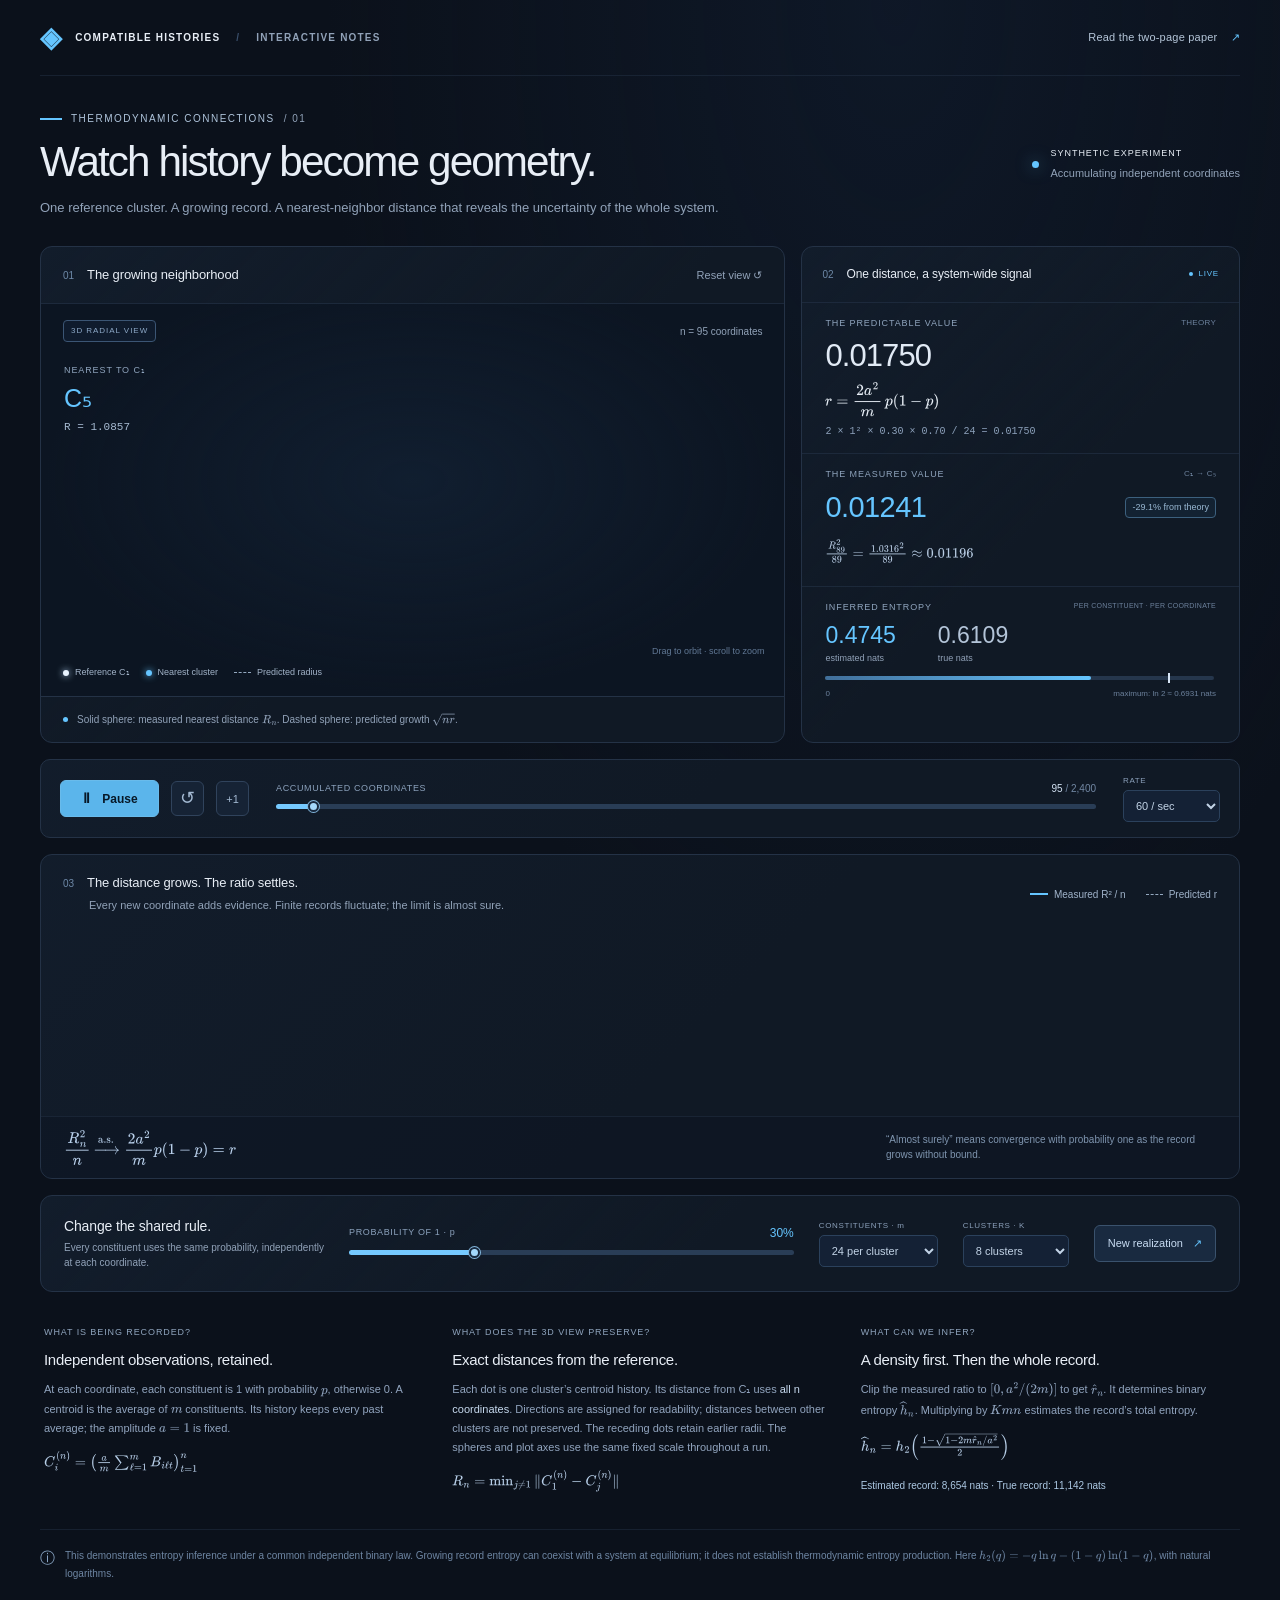
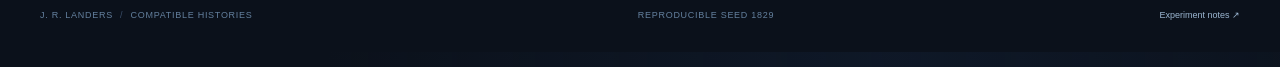
<file: thermodynamic_connections/history_animation/index.html>
<!doctype html>
<html lang="en">
<head>
  <meta charset="utf-8">
  <meta name="viewport" content="width=device-width, initial-scale=1">
  <meta name="theme-color" content="#0b111b">
  <meta name="description" content="An interactive experiment: recover system-wide binary entropy from one cluster's nearest-neighbor distance as independent history coordinates accumulate.">
  <meta name="author" content="J. R. Landers">
  <title>Accumulating histories · Nearest-cluster entropy</title>
  <link rel="icon" href="data:image/svg+xml,%3Csvg xmlns='http://www.w3.org/2000/svg' viewBox='0 0 32 32'%3E%3Crect width='32' height='32' rx='7' fill='%230b111b'/%3E%3Cpath d='M16 5 27 16 16 27 5 16Z M16 11 21 16 16 21 11 16Z' fill='none' stroke='%2365c5ff' stroke-width='2'/%3E%3C/svg%3E">
  <link rel="stylesheet" href="styles.css">
  <script>
    window.MathJax = {
      tex: { inlineMath: [['\\(', '\\)']], displayMath: [['\\[', '\\]']], packages: ['base', 'ams'] },
      svg: { fontCache: 'local' },
      options: { enableMenu: false, enableAssistiveMml: false },
      startup: { ready() { MathJax.startup.defaultReady(); MathJax.startup.promise.then(() => window.dispatchEvent(new Event('math-ready'))); } }
    };
  </script>
  <script defer src="vendor/mathjax-tex-svg-3.2.2.js"></script>
  <script defer src="model.js"></script>
  <script defer src="app.js"></script>
</head>
<body>
  <header class="masthead">
    <a class="identity" href="../../index.html" aria-label="Compatible Histories home"><span class="identity-mark" aria-hidden="true">◈</span> COMPATIBLE HISTORIES <span class="slash">/</span><span class="muted">INTERACTIVE NOTES</span></a>
    <a class="paper-link" href="../nearest_cluster_entropy.pdf">Read the two-page paper <span aria-hidden="true">↗</span></a>
  </header>
  <main>
    <section class="intro" aria-labelledby="title">
      <div>
        <div class="eyebrow"><span class="tiny-line"></span> THERMODYNAMIC CONNECTIONS <span class="muted">/ 01</span></div>
        <h1>Watch history become geometry.</h1>
        <p>One reference cluster. A growing record. A nearest-neighbor distance that reveals the uncertainty of the whole system.</p>
      </div>
      <div class="experiment-badge"><span class="status-dot"></span><div>SYNTHETIC EXPERIMENT<br><span id="status">Accumulating independent coordinates</span></div></div>
    </section>

    <section class="workspace" aria-label="Interactive experiment">
      <div class="panel scene-panel">
        <div class="panel-heading"><h2><span class="section-number">01</span> The growing neighborhood</h2><button id="reset-view" class="text-button" title="Reset the 3D camera">Reset view ↺</button></div>
        <div class="scene-wrap">
          <canvas id="scene" tabindex="0" role="img" aria-label="Interactive 3D radial view of cluster centroid histories. Drag or use arrow keys to rotate, scroll or use plus and minus to zoom. All distances from reference C1 are exact; other pairwise distances are not preserved."></canvas>
          <div class="scene-topline"><span class="pill">3D RADIAL VIEW</span><span id="scene-record">n = 1 coordinate</span></div>
          <div class="scene-callout"><span class="small-label">NEAREST TO C₁</span><strong id="nearest-label">C₂</strong><span id="nearest-distance">R = 0.0000</span></div>
          <div id="tooltip" class="tooltip" hidden></div>
          <div class="scene-legend"><span><i class="legend-dot reference"></i>Reference C₁</span><span><i class="legend-dot observed"></i>Nearest cluster</span><span><i class="legend-dash"></i>Predicted radius</span></div>
          <span class="scene-gesture">Drag to orbit · scroll to zoom</span>
        </div>
        <div class="scene-caption"><span class="blue-dot"></span><p>Solid sphere: measured nearest distance <span class="math-inline">\(R_n\)</span>. Dashed sphere: predicted growth <span class="math-inline">\(\sqrt{nr}\)</span>.</p></div>
      </div>

      <aside class="panel calculation-panel" aria-label="Live mathematics and calculations">
        <div class="panel-heading"><h2><span class="section-number">02</span> One distance, a system-wide signal</h2><span class="live-tag"><i></i>LIVE</span></div>
        <div class="calculation-section target-section">
          <div class="small-label">THE PREDICTABLE VALUE <span>THEORY</span></div>
          <div class="target-number"><span id="target-value">0.01750</span></div>
          <div class="static-math">\(r=\dfrac{2a^2}{m}\,p(1-p)\)</div>
          <div id="target-calculation" class="calculation-detail">2 × 1² × 0.30 × 0.70 / 24 = 0.01750</div>
        </div>
        <div class="calculation-section">
          <div class="small-label">THE MEASURED VALUE <span id="nearest-detail">C₁ → C₂</span></div>
          <div class="observed-row"><strong id="observed-value">0.00000</strong><span id="distance-error" class="error-chip">— from theory</span></div>
          <div id="live-math" class="live-math" aria-label="Current distance calculation"></div>
        </div>
        <div class="calculation-section entropy-section">
          <div class="small-label">INFERRED ENTROPY <span>PER CONSTITUENT · PER COORDINATE</span></div>
          <div class="entropy-values"><div><strong id="entropy-estimate">0.0000</strong><span>estimated nats</span></div><div><strong id="entropy-actual">0.6109</strong><span>true nats</span></div></div>
          <div class="entropy-meter"><span id="entropy-meter"></span><i id="entropy-marker" title="True entropy"></i></div>
          <div class="entropy-comparison"><span>0</span><span>maximum: ln 2 ≈ 0.6931 nats</span></div>
        </div>
      </aside>

      <div class="panel transport" aria-label="Animation playback controls">
        <button id="play" class="primary-button" aria-label="Pause animation"><span id="play-icon" aria-hidden="true">Ⅱ</span><span id="play-label">Pause</span></button>
        <button id="restart" class="icon-button" aria-label="Restart this realization" title="Restart">↺</button>
        <button id="step" class="step-button" title="Pause and append one coordinate">+1</button>
        <div class="timeline-group"><div class="timeline-label"><label for="timeline">ACCUMULATED COORDINATES</label><span><strong id="coordinate-count">1</strong> / 2,400</span></div><input id="timeline" type="range" min="1" max="2400" value="1" aria-label="Accumulated history coordinates"></div>
        <label class="speed-control" for="speed">RATE<select id="speed"><option value="30">30 / sec</option><option value="60" selected>60 / sec</option><option value="120">120 / sec</option><option value="240">240 / sec</option></select></label>
      </div>
    </section>

    <section class="panel convergence-panel" aria-labelledby="convergence-title">
      <div class="panel-heading"><div><h2 id="convergence-title"><span class="section-number">03</span> The distance grows. The ratio settles.</h2><p>Every new coordinate adds evidence. Finite records fluctuate; the limit is almost sure.</p></div><div class="chart-legend"><span><i class="legend-line"></i>Measured R² / n</span><span><i class="legend-dash"></i>Predicted r</span></div></div>
      <div class="chart-wrap"><canvas id="chart" role="img" aria-label="Convergence chart of squared nearest-cluster distance divided by coordinate count, compared with its theoretical limit"></canvas></div>
      <div class="chart-footer"><div>\(\displaystyle \frac{R_n^2}{n}\xrightarrow{\mathrm{a.s.}}\frac{2a^2}{m}p(1-p)=r\)</div><p>“Almost surely” means convergence with probability one as the record grows without bound.</p></div>
    </section>

    <section class="panel parameters" aria-labelledby="parameters-title">
      <div class="parameter-intro"><h2 id="parameters-title">Change the shared rule.</h2><p>Every constituent uses the same probability, independently at each coordinate.</p></div>
      <div class="probability-control"><div class="timeline-label"><label for="probability">PROBABILITY OF 1 · p</label><output id="probability-value" for="probability">30%</output></div><input id="probability" type="range" min="5" max="95" step="1" value="30"></div>
      <label class="select-control" for="members">CONSTITUENTS · m<select id="members"><option value="8">8 per cluster</option><option value="24" selected>24 per cluster</option><option value="48">48 per cluster</option></select></label>
      <label class="select-control" for="clusters">CLUSTERS · K<select id="clusters"><option value="4">4 clusters</option><option value="8" selected>8 clusters</option><option value="12">12 clusters</option></select></label>
      <button id="new-sample" class="secondary-button">New realization <span aria-hidden="true">↗</span></button>
    </section>

    <section class="explanations" aria-label="How to read the experiment">
      <article><div class="small-label">WHAT IS BEING RECORDED?</div><h3>Independent observations, retained.</h3><p>At each coordinate, each constituent is 1 with probability <span class="math-inline">\(p\)</span>, otherwise 0. A centroid is the average of <span class="math-inline">\(m\)</span> constituents. Its history keeps every past average; the amplitude <span class="math-inline">\(a=1\)</span> is fixed.</p><div class="note-equation">\(C_i^{(n)}=\left(\frac{a}{m}\sum_{\ell=1}^{m}B_{i\ell t}\right)_{t=1}^{n}\)</div></article>
      <article><div class="small-label">WHAT DOES THE 3D VIEW PRESERVE?</div><h3>Exact distances from the reference.</h3><p>Each dot is one cluster’s centroid history. Its distance from C₁ uses <em>all n coordinates</em>. Directions are assigned for readability; distances between other clusters are not preserved. The receding dots retain earlier radii. The spheres and plot axes use the same fixed scale throughout a run.</p><div class="note-equation">\(R_n=\min_{j\ne1}\|C_1^{(n)}-C_j^{(n)}\|\)</div></article>
      <article><div class="small-label">WHAT CAN WE INFER?</div><h3>A density first. Then the whole record.</h3><p>Clip the measured ratio to <span class="math-inline">\([0,a^2/(2m)]\)</span> to get <span class="math-inline">\(\widehat r_n\)</span>. It determines binary entropy <span class="math-inline">\(\widehat h_n\)</span>. Multiplying by <span class="math-inline">\(Kmn\)</span> estimates the record’s total entropy.</p><div class="note-equation">\(\widehat h_n=h_2\!\left(\frac{1-\sqrt{1-2m\widehat r_n/a^2}}{2}\right)\)</div><p id="total-entropy" class="total-entropy">Estimated record: — nats · True record: — nats</p></article>
    </section>
    <div class="scope-note"><span aria-hidden="true">ⓘ</span><p>This demonstrates entropy inference under a common independent binary law. Growing record entropy can coexist with a system at equilibrium; it does not establish thermodynamic entropy production. Here <span class="math-inline">\(h_2(q)=-q\ln q-(1-q)\ln(1-q)\)</span>, with natural logarithms.</p></div>
    <footer><span>J. R. LANDERS <span class="slash">/</span> COMPATIBLE HISTORIES</span><span id="seed-label">REPRODUCIBLE SEED 1829</span><a href="README.md">Experiment notes ↗</a></footer>
    <p id="announcement" class="sr-only" role="status" aria-live="polite"></p>
    <noscript><p class="noscript">Enable JavaScript to run the simulation and display the equations.</p></noscript>
  </main>
</body>
</html>
</file>
<file: thermodynamic_connections/history_animation/styles.css>
:root{color-scheme:dark;--bg:#0b111b;--panel:#101925;--line:#243246;--ink:#e8eef6;--muted:#91a2b8;--blue:#65c5ff;--steel:#647b95;--soft:#142237;font-family:Inter,"Segoe UI",Arial,sans-serif;font-size:14px}
*{box-sizing:border-box}body{margin:0;background:radial-gradient(ellipse at 70% 0,#13223966,transparent 45%),var(--bg);color:var(--ink);line-height:1.5}button,input,select{font:inherit}button,a,input,select{-webkit-tap-highlight-color:transparent}button,a,select{touch-action:manipulation}button{cursor:pointer}button:focus-visible,a:focus-visible,input:focus-visible,select:focus-visible,canvas:focus-visible{outline:2px solid var(--blue);outline-offset:4px}a{color:inherit;text-decoration:none}a:hover{color:var(--blue)}button{color:inherit}button:disabled{opacity:.4;cursor:default}button,select{transition:border-color .15s,background .15s}main,.masthead{width:min(1460px,calc(100% - 80px));margin:auto}.masthead{height:76px;display:flex;align-items:center;justify-content:space-between;border-bottom:1px solid #24324680;font-size:10px;letter-spacing:.12em}.identity{display:flex;align-items:center;gap:12px;font-weight:600}.identity-mark{color:var(--blue);font-size:28px;line-height:1}.slash{color:#3b506c;margin:0 4px}.muted{color:var(--muted)}.paper-link{color:#b5c6d9;font-size:11px;letter-spacing:.02em}.paper-link span{margin-left:10px;color:var(--blue)}.intro{display:flex;align-items:center;justify-content:space-between;gap:25px;padding:35px 0 29px}.eyebrow{font-size:10px;letter-spacing:.15em;display:flex;align-items:center;gap:9px;color:#aec3da}.tiny-line{width:22px;height:2px;background:var(--blue)}h1{font-size:clamp(27px,3.3vw,44px);font-weight:500;letter-spacing:-.045em;line-height:1.15;margin:12px 0 11px}.intro p{font-size:13px;color:var(--muted);max-width:690px;margin:0}.experiment-badge{display:flex;align-items:center;gap:11px;font-size:9px;letter-spacing:.11em;flex-shrink:0}.experiment-badge div>span{display:inline-block;margin-top:5px;font-size:11px;letter-spacing:0;color:var(--muted)}.status-dot{width:7px;height:7px;border-radius:50%;background:var(--blue);box-shadow:0 0 16px #65c5ff80}.panel{border:1px solid var(--line);background:linear-gradient(135deg,#14203180,transparent 55%),var(--panel);border-radius:12px;overflow:hidden}.workspace{display:grid;grid-template-columns:minmax(0,1.7fr) minmax(345px,1fr);gap:16px}.panel-heading{display:flex;align-items:center;justify-content:space-between;gap:12px;padding:19px 22px;border-bottom:1px solid #243246a0}h2{font-weight:500;font-size:13px;line-height:1.4;margin:0;letter-spacing:-.01em}.section-number{font-size:10px;color:#6e89a8;padding-right:10px;font-variant-numeric:tabular-nums}.text-button{background:none;border:0;color:var(--muted);font-size:11px;padding:0}.text-button:hover{color:var(--blue)}.scene-wrap{height:392px;position:relative;background:radial-gradient(ellipse at 50% 45%,#15273d80,transparent 70%),#0c1522}.scene-wrap canvas{width:100%;height:100%;display:block;cursor:grab;touch-action:none}.scene-wrap canvas:active{cursor:grabbing}.scene-topline{position:absolute;left:22px;right:22px;top:16px;display:flex;justify-content:space-between;align-items:center;pointer-events:none;font-size:10px;color:var(--muted);font-variant-numeric:tabular-nums}.pill{font-size:8px;letter-spacing:.12em;border:1px solid #3b5574;padding:4px 7px;border-radius:4px;color:#8ea9c8;background:#12213690}.scene-callout{position:absolute;top:60px;left:23px;display:flex;flex-direction:column;pointer-events:none}.small-label{font-size:9px;letter-spacing:.10em;color:#8fa4bd;line-height:1.5}.scene-callout strong{font-size:25px;font-weight:400;color:var(--blue);margin:2px 0}.scene-callout>span:last-child{font-family:Consolas,"SFMono-Regular",monospace;color:#a6bad1;font-size:11px}.scene-legend{position:absolute;bottom:17px;left:22px;display:flex;gap:16px;font-size:9px;color:#a2b3c8;pointer-events:none}.scene-legend>span,.chart-legend>span{display:flex;align-items:center;gap:6px}.legend-dot{display:inline-block;width:6px;height:6px;border-radius:50%}.legend-dot.reference{background:#eaf4ff;box-shadow:0 0 7px #bbddff}.legend-dot.observed{background:var(--blue);box-shadow:0 0 7px #65c5ff}.legend-dash{display:inline-block;width:17px;border-top:1px dashed #94a9c0}.scene-gesture{position:absolute;bottom:38px;right:20px;font-size:9px;color:#617895;pointer-events:none}.scene-caption{display:flex;gap:9px;align-items:center;min-height:46px;padding:9px 22px;border-top:1px solid var(--line);font-size:10px;color:var(--muted)}.scene-caption p{margin:0}.blue-dot{width:5px;height:5px;border-radius:50%;background:var(--blue);flex-shrink:0}.live-tag{font-size:8px;letter-spacing:.1em;color:var(--blue);display:flex;align-items:center;gap:5px}.live-tag i{width:4px;height:4px;background:var(--blue);border-radius:50%}.calculation-panel{display:flex;flex-direction:column}.calculation-panel .panel-heading{padding:19px 20px}.calculation-panel h2{font-size:12px}.calculation-section{padding:14px 23px;border-bottom:1px solid #243246a0}.calculation-section:last-child{border-bottom:0}.small-label>span{float:right;font-size:8px;letter-spacing:.035em;color:#6d829d}.target-number{display:flex;align-items:baseline;gap:15px;margin-top:3px}.target-number>span:first-child{font-size:31px;font-weight:400;font-variant-numeric:tabular-nums;letter-spacing:-.03em;color:#e1eaf5}.static-math{font-size:13px;margin-top:2px}.calculation-detail{font-family:Consolas,"SFMono-Regular",monospace;font-size:10px;color:#8ca0ba;margin-top:8px;font-variant-numeric:tabular-nums}.observed-row{display:flex;align-items:center;gap:12px;margin:4px 0 1px;justify-content:space-between}.observed-row strong{font-size:29px;color:var(--blue);font-weight:400;letter-spacing:-.02em;font-variant-numeric:tabular-nums}.error-chip{font-size:9px;padding:3px 6px;border:1px solid #3c607e;border-radius:4px;color:#98b7d2;background:#19344b55;white-space:nowrap}.live-math{min-height:42px;display:flex;align-items:center;font-size:12px;color:#b8cce3;overflow-x:auto;overflow-y:hidden}.live-math mjx-container{margin:5px 0!important}.entropy-section{flex:1;padding-top:14px}.entropy-section .small-label>span{font-size:7px}.entropy-values{display:flex;gap:42px;margin:7px 0 10px}.entropy-values>div{display:flex;flex-direction:column}.entropy-values strong{font-size:23px;line-height:1.2;font-weight:400;font-variant-numeric:tabular-nums;color:var(--blue)}.entropy-values>div:last-child strong{color:#b3c4d8}.entropy-values span{font-size:9px;color:var(--muted);margin-top:3px}.entropy-meter{height:4px;background:#25364c;position:relative;border-radius:4px;margin-right:2px}.entropy-meter>span{position:absolute;height:100%;left:0;top:0;background:linear-gradient(90deg,#416f9a,var(--blue));border-radius:4px}.entropy-meter>i{position:absolute;width:2px;height:10px;background:#d7e5f5;top:-3px}.entropy-comparison{display:flex;justify-content:space-between;margin-top:8px;color:#6c819c;font-size:8px}.transport{grid-column:1/-1;padding:15px 19px;display:flex;align-items:center;gap:12px;border-radius:10px}.primary-button{border:1px solid #69bbeb;background:#5bb5eb;color:#071827;border-radius:6px;height:37px;padding:0 17px;display:flex;align-items:center;justify-content:center;gap:10px;font-size:12px;font-weight:600;min-width:99px}.primary-button:hover{background:#86d0ff}.primary-button>span:first-child{font-size:14px;min-width:11px}.icon-button,.step-button{height:35px;min-width:33px;border:1px solid #30435c;border-radius:6px;background:#162335;color:#a4bad3;font-size:18px}.step-button{font-size:11px}.icon-button:hover,.step-button:hover,.secondary-button:hover{background:#20334c;border-color:#6d99c2}.timeline-group{flex:1;padding:0 15px;min-width:100px}.timeline-label{display:flex;justify-content:space-between;align-items:center;gap:8px;color:#8ca2bd;font-size:9px;letter-spacing:.07em;margin-bottom:6px}.timeline-label>span{letter-spacing:0;color:#7288a4;font-size:10px;font-variant-numeric:tabular-nums}.timeline-label strong{color:#d4e3f4;font-weight:500}.timeline-label output{color:var(--blue);font-size:12px;letter-spacing:0}input[type=range]{display:block;width:100%;height:5px;appearance:none;background:linear-gradient(to right,#75c9ff var(--progress,0%),#293d56 var(--progress,0%));border-radius:4px;margin:8px 0;cursor:pointer;accent-color:var(--blue)}input[type=range]::-webkit-slider-thumb{appearance:none;width:11px;height:11px;border-radius:50%;background:#a3d8fb;border:2px solid #18293e;box-shadow:0 0 0 1px #82b5db}input[type=range]::-moz-range-thumb{width:8px;height:8px;border-radius:50%;background:#a3d8fb;border:2px solid #18293e}.speed-control,.select-control{font-size:8px;color:#8ba0ba;letter-spacing:.08em;display:flex;flex-direction:column;gap:3px}select{border:1px solid #2b415c;background:#142135;border-radius:5px;color:#c2d3e6;padding:6px 22px 6px 8px;font-size:11px;cursor:pointer;min-height:32px}.convergence-panel{margin-top:16px}.convergence-panel .panel-heading{border-bottom:0;padding-bottom:6px}.panel-heading p{font-size:11px;margin:5px 0 0 26px;color:var(--muted)}.chart-legend{display:flex;gap:20px;align-items:center;font-size:10px;color:#a0b3ca}.legend-line{display:inline-block;width:18px;border-top:2px solid var(--blue)}.chart-wrap{height:196px;margin:0 17px 0 8px}.chart-wrap canvas{width:100%;height:100%;display:block}.chart-footer{padding:13px 23px;display:flex;align-items:center;justify-content:space-between;gap:20px;background:#0c152380;border-top:1px solid #24324680;font-size:13px;color:#b9d0ea}.chart-footer p{font-size:10px;color:#7f95af;max-width:330px;margin:0}.parameters{margin-top:16px;display:flex;align-items:center;gap:25px;padding:21px 23px}.parameter-intro{max-width:260px}.parameter-intro h2{font-size:14px}.parameter-intro p{font-size:10px;color:var(--muted);margin:4px 0 0}.probability-control{flex:1;min-width:150px}.secondary-button{border:1px solid #3a526d;border-radius:6px;background:#192a40;color:#c9ddf3;font-size:11px;padding:9px 13px;white-space:nowrap}.secondary-button span{color:var(--blue);margin-left:7px}.explanations{display:grid;grid-template-columns:repeat(3,minmax(0,1fr));gap:33px;padding:34px 4px 15px}.explanations h3{font-size:15px;font-weight:500;letter-spacing:-.02em;margin:9px 0}.explanations p{font-size:11px;color:#91a4be;line-height:1.75;margin:0}.explanations em{color:#c7daef;font-style:normal}.note-equation{font-size:12px;color:#b8cfe8;margin-top:13px;overflow-x:auto;padding-bottom:5px}.total-entropy{margin-top:12px!important;color:#adc9e4!important;font-size:10px!important;font-variant-numeric:tabular-nums}.scope-note{display:flex;gap:10px;font-size:10px;color:#6e86a3;border-top:1px solid #24324680;margin-top:17px;padding-top:17px}.scope-note>span{font-size:15px;color:#8daac9}.scope-note p{margin:0;line-height:1.8}footer{padding:26px 0 30px;display:flex;align-items:center;justify-content:space-between;font-size:9px;color:#64809e;letter-spacing:.08em}footer>a{color:#9bb6d1;letter-spacing:0}.tooltip{position:absolute;background:#14243af5;border:1px solid #4b6c90;border-radius:6px;padding:9px 12px;pointer-events:none;z-index:5;color:#d3e6fb;font-size:11px;white-space:pre-line;box-shadow:0 8px 22px #0006;font-variant-numeric:tabular-nums}.sr-only{position:absolute;width:1px;height:1px;overflow:hidden;clip:rect(0,0,0,0);white-space:nowrap}.noscript{padding:20px;border:1px solid var(--blue)}mjx-container{max-width:100%}mjx-container[jax=SVG]>svg{max-width:100%;height:auto}body.paused .status-dot{background:#7790aa;box-shadow:none}
@media(min-width:1600px){.scene-wrap{height:431px}.calculation-section{padding-top:20px;padding-bottom:20px}}
@media(max-width:1100px){main,.masthead{width:calc(100% - 40px)}.experiment-badge{display:none}.workspace{grid-template-columns:minmax(0,1.4fr) minmax(330px,1fr)}.scene-wrap{height:405px}.scene-legend{gap:10px;font-size:8px}.scene-gesture{bottom:40px}.parameters{gap:17px;flex-wrap:wrap}.parameter-intro{max-width:230px}.probability-control{min-width:220px}.secondary-button{margin-left:auto}.entropy-section .small-label>span{float:none;display:block;margin-top:2px}.calculation-section{padding:13px 20px}.chart-footer p{max-width:270px}.explanations{gap:23px}}
@media(max-width:760px){main,.masthead{width:calc(100% - 28px)}.masthead{height:64px}.identity{font-size:9px;gap:7px}.identity .muted,.identity .slash{display:none}.paper-link{font-size:10px}.intro{padding:27px 0 23px}.intro p{max-width:520px;font-size:12px}h1{font-size:34px}.workspace{grid-template-columns:1fr;gap:12px}.scene-wrap{height:375px}.calculation-panel{display:grid;grid-template-columns:1fr 1fr}.calculation-panel .panel-heading{grid-column:1/-1}.entropy-section{grid-column:1/-1;display:grid;grid-template-columns:1fr 1fr;gap:0 22px}.entropy-section .small-label{grid-column:1/-1}.entropy-section .small-label>span{float:right;display:inline;margin-top:0}.entropy-values{grid-row:2/4;gap:30px;margin:9px 0 0}.entropy-meter{align-self:end;margin-top:14px}.entropy-comparison{margin-top:5px}.calculation-panel .calculation-section:nth-child(2){border-right:1px solid #243246a0}.calculation-panel .calculation-section:nth-child(3){border-bottom:1px solid #243246a0}.observed-row{display:block}.observed-row strong{font-size:26px}.error-chip{display:block;width:max-content;margin:4px 0}.target-number>span:first-child{font-size:28px}.calculation-detail{font-size:9px}.live-math{font-size:11px}.transport{flex-wrap:wrap;gap:8px;padding:12px}.timeline-group{order:5;width:100%;flex-basis:100%;padding:0 3px;margin-top:4px}.speed-control{margin-left:auto;flex-direction:row;align-items:center;gap:9px}.convergence-panel .panel-heading{align-items:flex-start;flex-direction:column}.chart-legend{margin-left:26px;font-size:9px}.chart-wrap{height:190px}.chart-footer{align-items:flex-start;flex-direction:column;gap:9px;padding:15px 20px}.chart-footer p{max-width:none}.parameters{gap:17px;padding:20px}.parameter-intro{flex-basis:100%;max-width:none}.probability-control{flex-basis:100%;min-width:0}.select-control{flex:1}.secondary-button{min-height:36px}.explanations{grid-template-columns:1fr;padding-top:26px;gap:25px}.explanations h3{margin:6px 0}.explanations p{font-size:12px}.note-equation{margin-top:10px}.scope-note{font-size:11px}footer{flex-wrap:wrap;gap:14px}footer span:first-child{flex-basis:100%}.scene-gesture{font-size:8px}.scene-callout{top:57px}}
@media(prefers-reduced-motion:reduce){*{scroll-behavior:auto!important;transition:none!important}}
</file>
